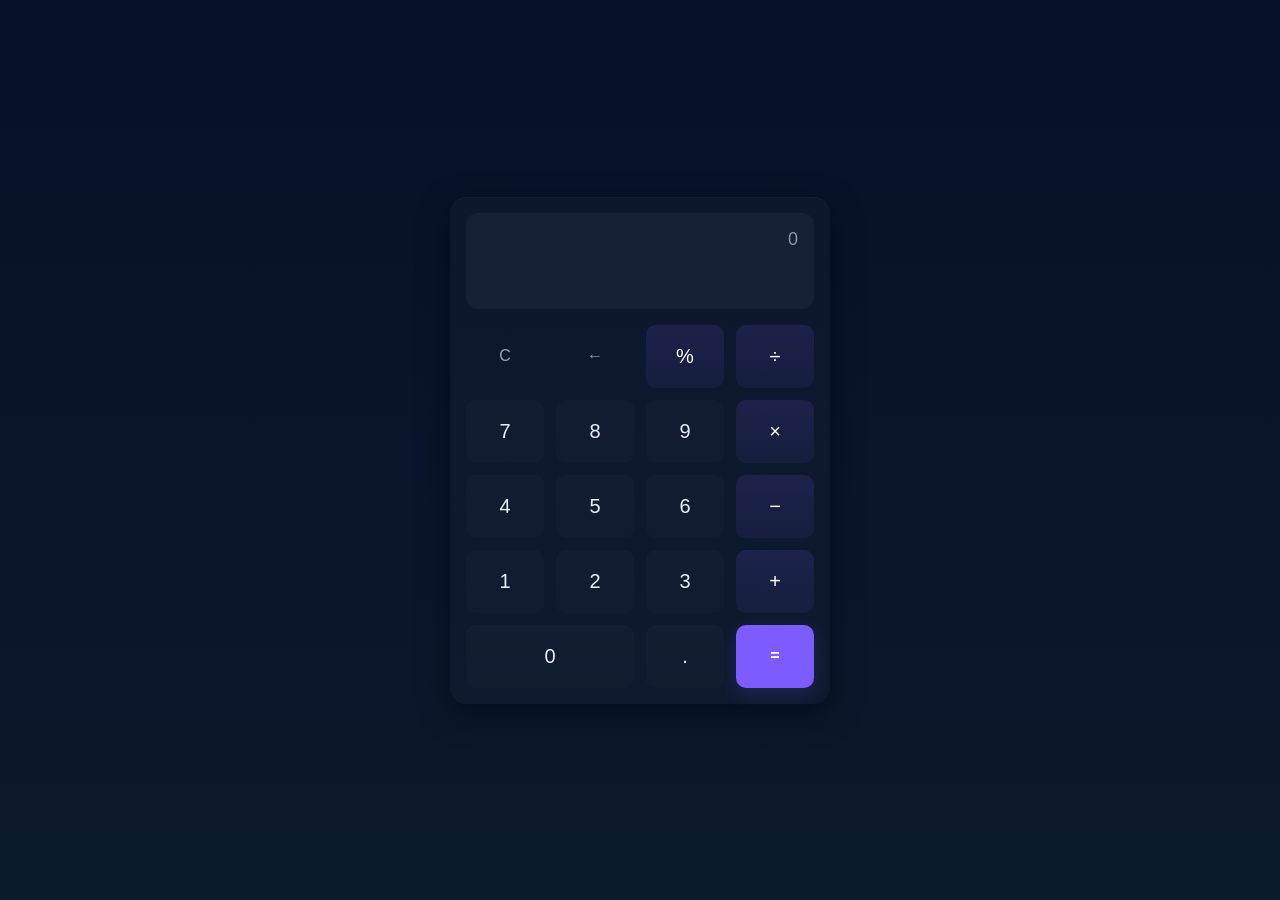
<file: CodeAlpha_Calculator/Calculator/index.html>
<!doctype html>
<html lang="en">
	<head>
		<meta charset="utf-8" />
		<meta name="viewport" content="width=device-width, initial-scale=1" />
		<title>Calculator</title>
		<link rel="stylesheet" href="style.css">
	</head>
	<body>
		<main class="calculator">
			<div class="display">
				<div id="expr" class="expression">0</div>
				<div id="result" class="result">0</div>
			</div>

			<div class="keys">
				<button class="btn action" data-action="clear">C</button>
				<button class="btn action" data-action="del">←</button>
				<button class="btn operator" data-key="%">%</button>
				<button class="btn operator" data-key="/">÷</button>

				<button class="btn num" data-key="7">7</button>
				<button class="btn num" data-key="8">8</button>
				<button class="btn num" data-key="9">9</button>
				<button class="btn operator" data-key="*">×</button>

				<button class="btn num" data-key="4">4</button>
				<button class="btn num" data-key="5">5</button>
				<button class="btn num" data-key="6">6</button>
				<button class="btn operator" data-key="-">−</button>

				<button class="btn num" data-key="1">1</button>
				<button class="btn num" data-key="2">2</button>
				<button class="btn num" data-key="3">3</button>
				<button class="btn operator" data-key="+">+</button>

				<button class="btn num zero" data-key="0">0</button>
				<button class="btn num" data-key=".">.</button>
				<button class="btn action equals" data-action="equals">=</button>
			</div>
		</main>

		<script src="script.js"></script>
	</body>
</html>
</file>
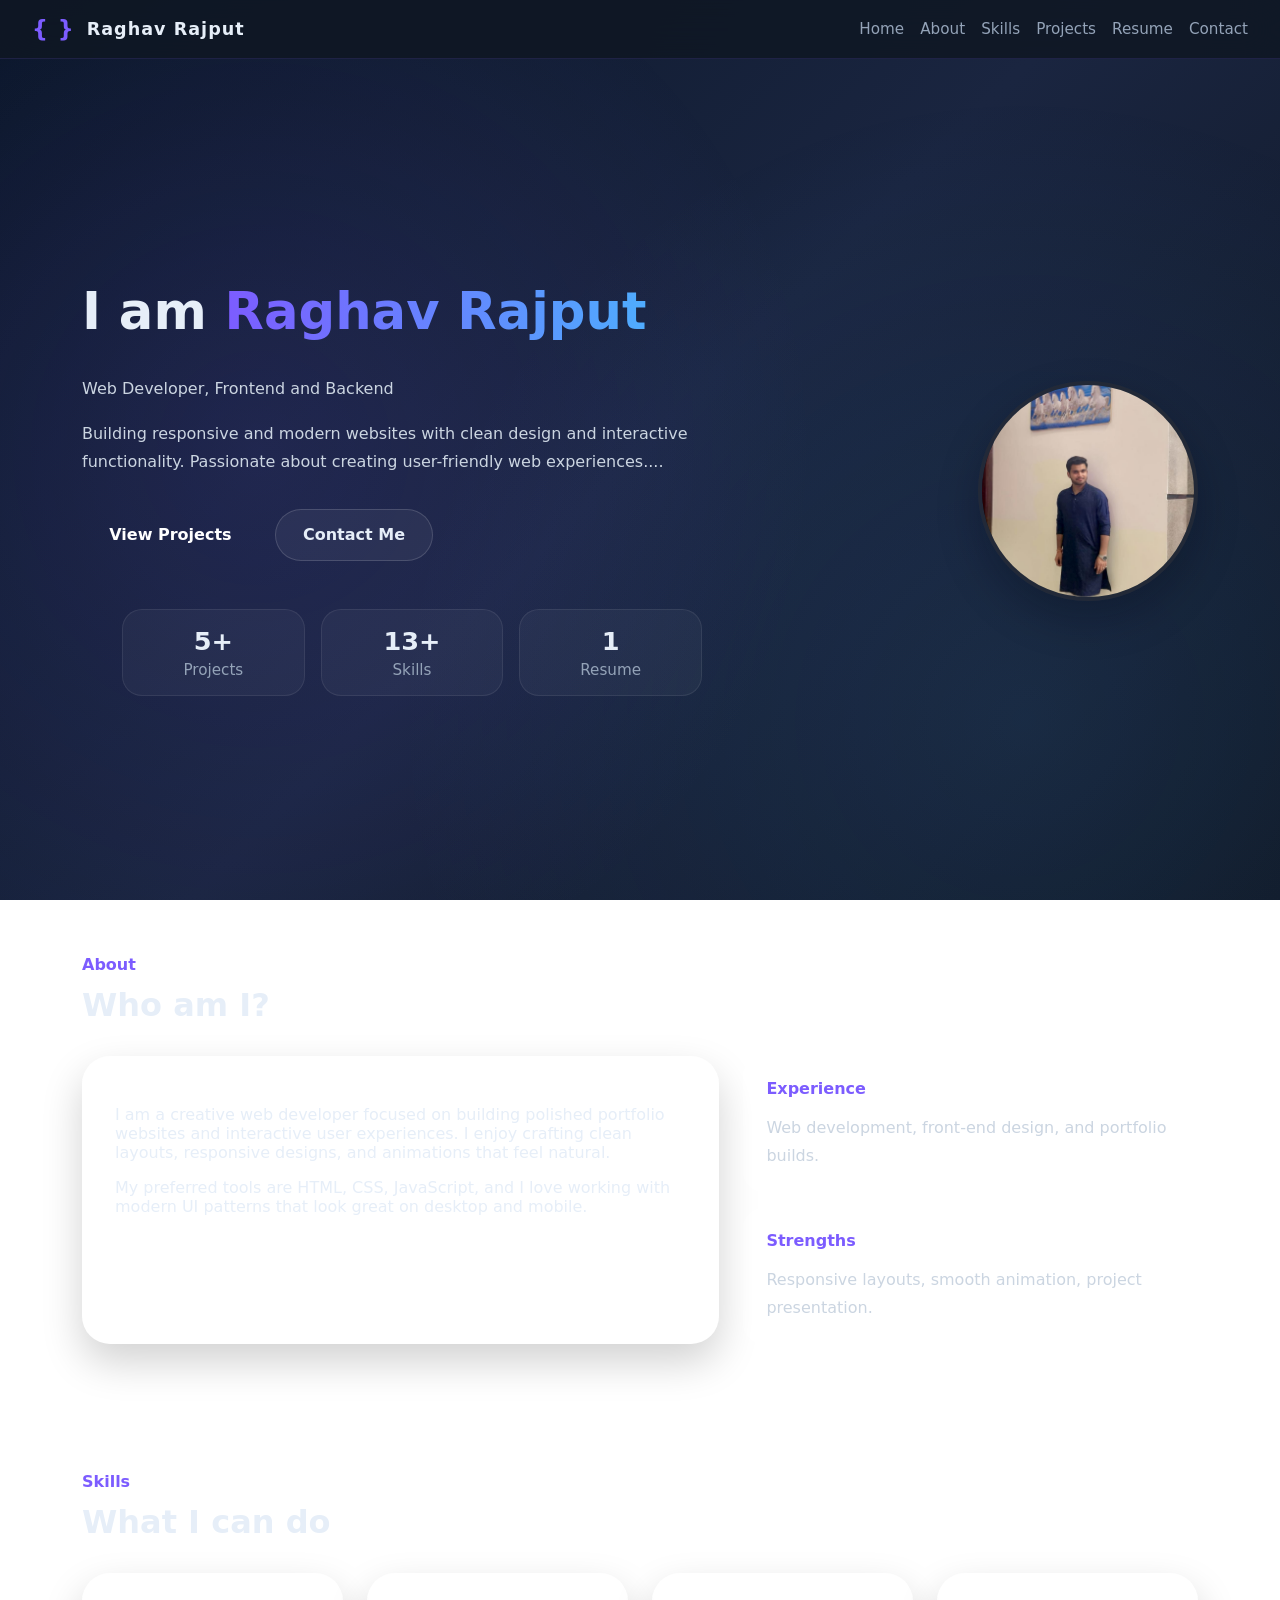
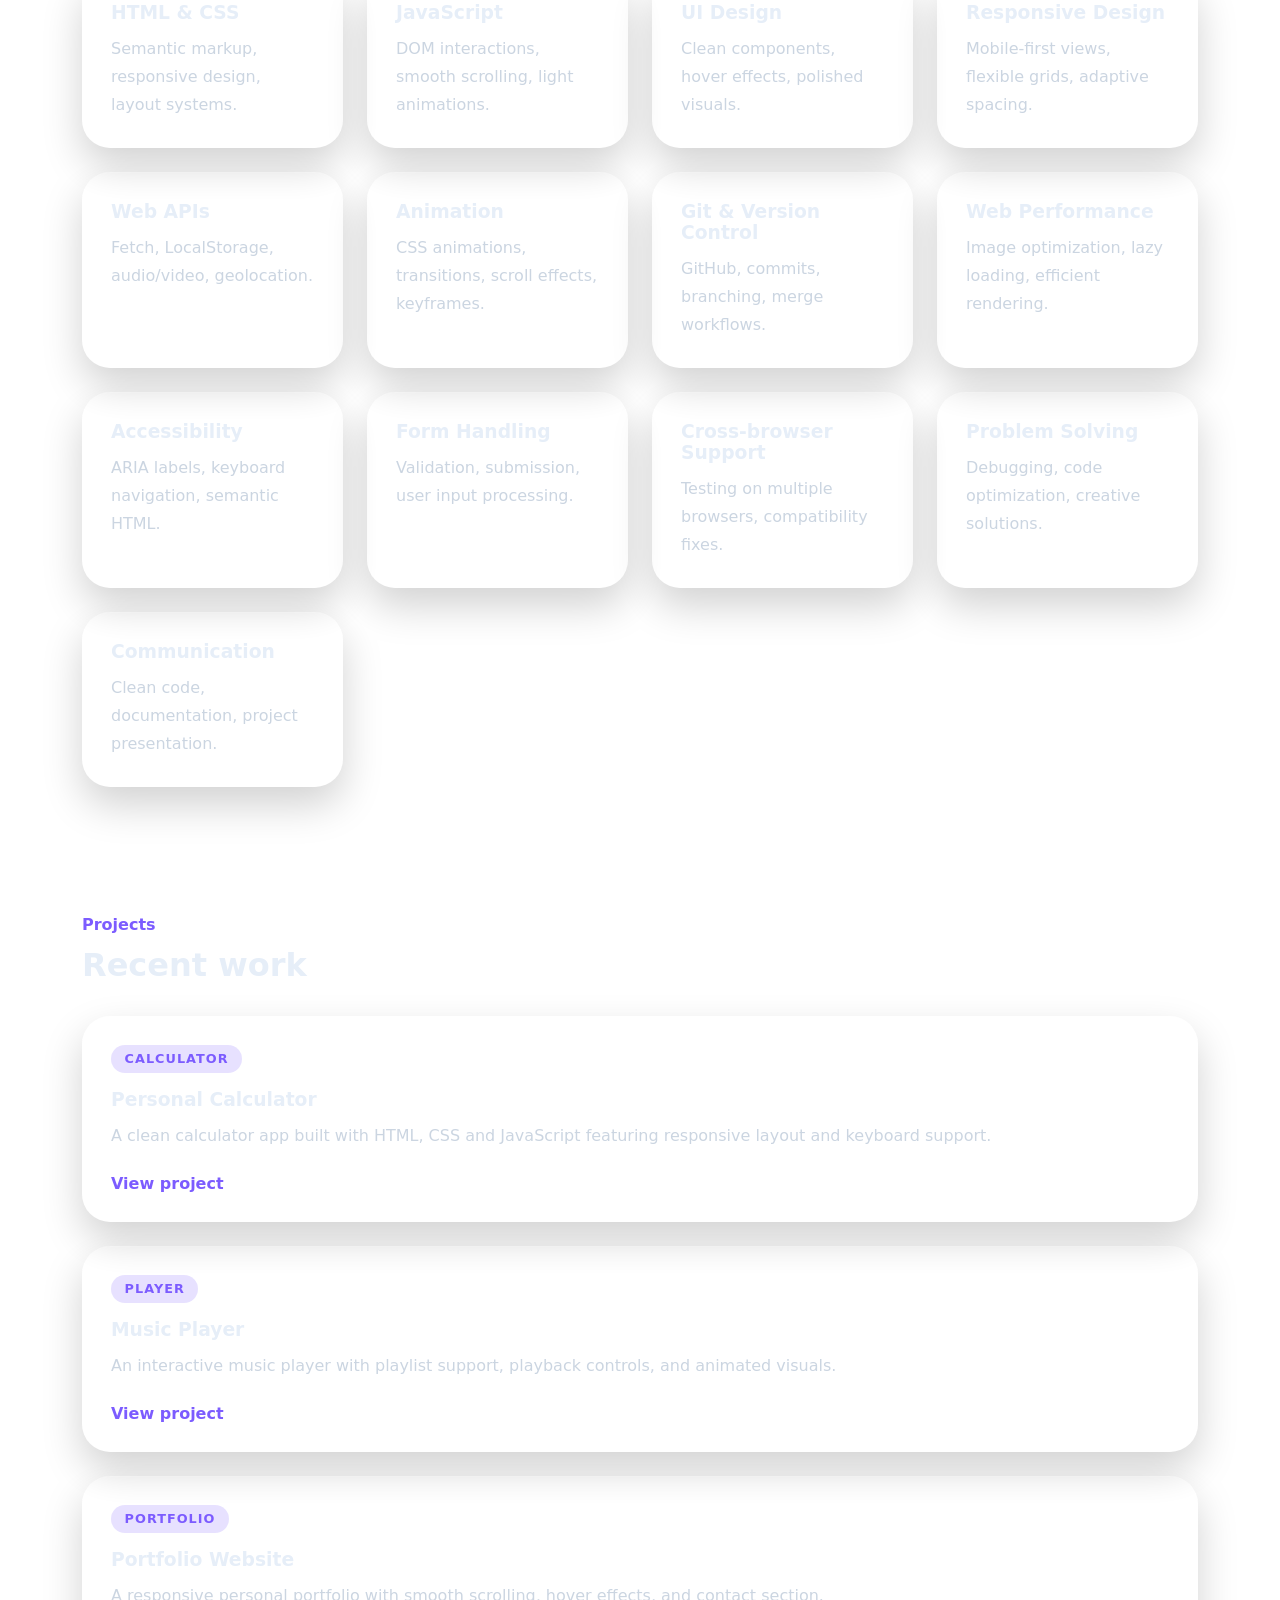
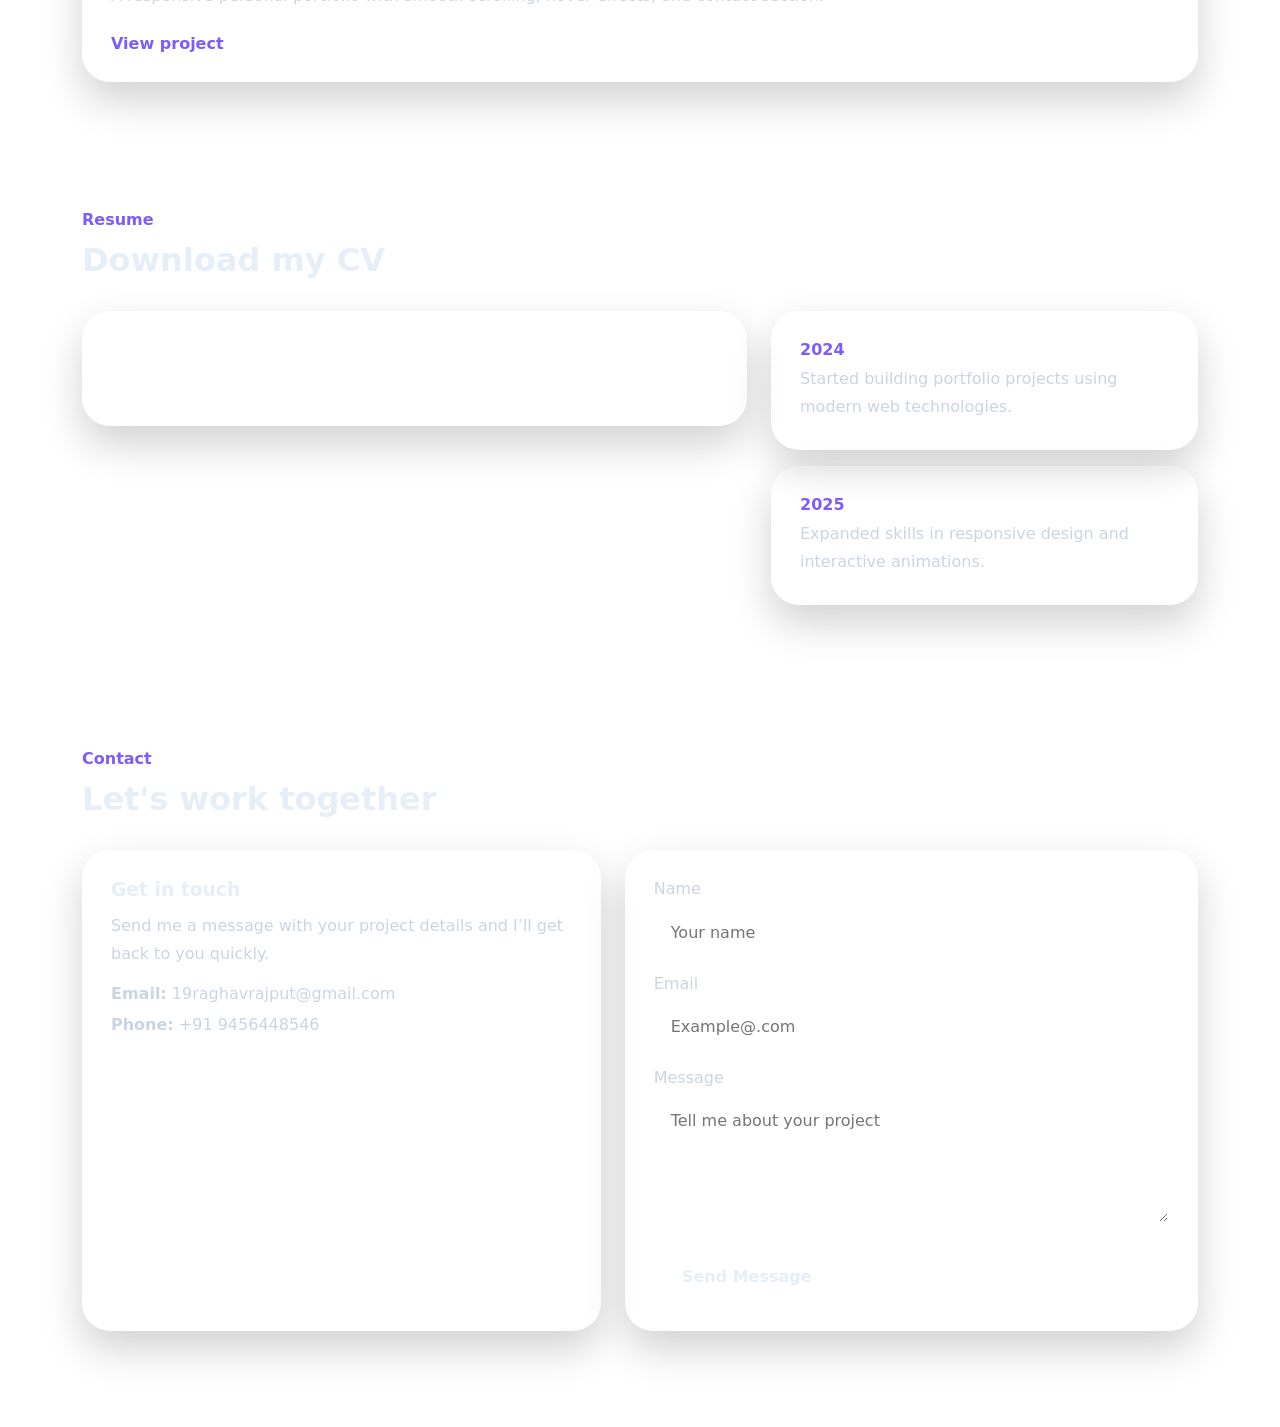
<file: CodeAlpha_MyPortfolio/Portfolio/index.html>
<!doctype html>
<html lang="en">
  <head>
    <meta charset="utf-8" />
    <meta name="viewport" content="width=device-width, initial-scale=1" />
    <title>My Portfolio</title>
    <link rel="stylesheet" href="style.css" />
  </head>
  <body>
    <div class="entrance-overlay">
      <div class="entrance-content">
        <h1 class="entrance-name">Raghav Rajput</h1>
      </div>
    </div>

    <header class="site-header">
      <div class="brand">
        <span class="logo-icon">{ }</span>
        <span>Raghav Rajput</span>
      </div>
      <button class="nav-toggle" aria-label="Toggle navigation">Menu</button>
      <nav class="site-nav">
        <a href="#home">Home</a>
        <a href="#about">About</a>
        <a href="#skills">Skills</a>
        <a href="#projects">Projects</a>
        <a href="#resume">Resume</a>
        <a href="#contact">Contact</a>
      </nav>
    </header>

    <main>
      <section class="hero section" id="home">
        <div class="hero-content reveal">
          <h1 class="interactive">I am <span class="highlight-text">Raghav Rajput</span></h1>
          <p class="hero-subtitle">Web Developer, Frontend and Backend</p>
          <p>Building responsive and modern websites with clean design and interactive functionality. Passionate about creating user-friendly web experiences....</p>
          <div class="hero-actions">
            <a href="#projects" class="btn btn-primary">View Projects</a>
            <a href="#contact" class="btn btn-secondary">Contact Me</a>
          </div>
          <ul class="hero-stats">
            <li><strong>5+</strong><span>Projects</span></li>
            <li><strong>13+</strong><span>Skills</span></li>
            <li><strong>1</strong><span>Resume</span></li>
          </ul>
        </div>
        <div class="hero-visual reveal">
          <div class="profile-avatar">
            <img src="RR.jpeg" alt="Profile photo" />
          </div>
        </div>
      </section>

      <section class="section about" id="about">
        <div class="section-header reveal">
          <span>About</span>
          <h2 class="interactive">Who am I?</h2>
        </div>
        <div class="section-grid">
          <div class="about-text reveal">
            <p>I am a creative web developer focused on building polished portfolio websites and interactive user experiences. I enjoy crafting clean layouts, responsive designs, and animations that feel natural.</p>
            <p>My preferred tools are HTML, CSS, JavaScript, and I love working with modern UI patterns that look great on desktop and mobile.</p>
          </div>
          <div class="about-cards reveal">
            <div class="info-card interactive">
              <span>Experience</span>
              <p>Web development, front-end design, and portfolio builds.</p>
            </div>
            <div class="info-card interactive">
              <span>Strengths</span>
              <p>Responsive layouts, smooth animation, project presentation.</p>
            </div>
          </div>
        </div>
      </section>

      <section class="section skills" id="skills">
        <div class="section-header reveal">
          <span>Skills</span>
          <h2 class="interactive">What I can do</h2>
        </div>
        <div class="skill-grid">
          <div class="skill-card reveal">
            <h3>HTML & CSS</h3>
            <p>Semantic markup, responsive design, layout systems.</p>
          </div>
          <div class="skill-card reveal">
            <h3>JavaScript</h3>
            <p>DOM interactions, smooth scrolling, light animations.</p>
          </div>
          <div class="skill-card reveal">
            <h3>UI Design</h3>
            <p>Clean components, hover effects, polished visuals.</p>
          </div>
          <div class="skill-card reveal">
            <h3>Responsive Design</h3>
            <p>Mobile-first views, flexible grids, adaptive spacing.</p>
          </div>
          <div class="skill-card reveal">
            <h3>Web APIs</h3>
            <p>Fetch, LocalStorage, audio/video, geolocation.</p>
          </div>
          <div class="skill-card reveal">
            <h3>Animation</h3>
            <p>CSS animations, transitions, scroll effects, keyframes.</p>
          </div>
          <div class="skill-card reveal">
            <h3>Git & Version Control</h3>
            <p>GitHub, commits, branching, merge workflows.</p>
          </div>
          <div class="skill-card reveal">
            <h3>Web Performance</h3>
            <p>Image optimization, lazy loading, efficient rendering.</p>
          </div>
          <div class="skill-card reveal">
            <h3>Accessibility</h3>
            <p>ARIA labels, keyboard navigation, semantic HTML.</p>
          </div>
          <div class="skill-card reveal">
            <h3>Form Handling</h3>
            <p>Validation, submission, user input processing.</p>
          </div>
          <div class="skill-card reveal">
            <h3>Cross-browser Support</h3>
            <p>Testing on multiple browsers, compatibility fixes.</p>
          </div>
          <div class="skill-card reveal">
            <h3>Problem Solving</h3>
            <p>Debugging, code optimization, creative solutions.</p>
          </div>
          <div class="skill-card reveal">
            <h3>Communication</h3>
            <p>Clean code, documentation, project presentation.</p>
          </div>
        </div>
      </section>

      <section class="section projects" id="projects">
        <div class="section-header reveal">
          <span>Projects</span>
          <h2 class="interactive">Recent work</h2>
        </div>
        <div class="project-grid">
          <article class="project-card reveal">
            <div class="project-tag">Calculator</div>
            <h3>Personal Calculator</h3>
            <p>A clean calculator app built with HTML, CSS and JavaScript featuring responsive layout and keyboard support.</p>
            <a href="../Calculator/index.html" target="_blank" class="project-link">View project</a>
          </article>
          <article class="project-card reveal">
            <div class="project-tag">Player</div>
            <h3>Music Player</h3>
            <p>An interactive music player with playlist support, playback controls, and animated visuals.</p>
            <a href="../Music Player/index.html" target="_blank" class="project-link">View project</a>
          </article>
          <article class="project-card reveal">
            <div class="project-tag">Portfolio</div>
            <h3>Portfolio Website</h3>
            <p>A responsive personal portfolio with smooth scrolling, hover effects, and contact section.</p>
            <a href="#home" class="project-link">View project</a>
          </article>
        </div>
      </section>

      <section class="section resume" id="resume">
        <div class="section-header reveal">
          <span>Resume</span>
          <h2 class="interactive">Download my CV</h2>
        </div>
        <div class="resume-grid">
          <div class="resume-copy reveal">
            <a class="btn btn-primary interactive" href="Raghav_Resume.pdf" download>Download Resume</a>
          </div>
          <div class="resume-timeline reveal">
            <div class="timeline-item interactive">
              <strong>2024</strong>
              <p>Started building portfolio projects using modern web technologies.</p>
            </div>
            <div class="timeline-item interactive">
              <strong>2025</strong>
              <p>Expanded skills in responsive design and interactive animations.</p>
            </div>
          </div>
        </div>
      </section>

      <section class="section contact" id="contact">
        <div class="section-header reveal">
          <span>Contact</span>
          <h2 class="interactive">Let's work together</h2>
        </div>
        <div class="contact-grid">
          <div class="contact-card reveal">
            <h3>Get in touch</h3>
            <p>Send me a message with your project details and I’ll get back to you quickly.</p>
              <ul>
                <li><strong>Email:</strong> <a href="mailto:YOUR_EMAIL_HERE">19raghavrajput@gmail.com</a></li>
                <li><strong>Phone:</strong> +91 9456448546</li>
              </ul>
          </div>
          <form class="contact-form reveal">
              <label><span>Name</span><input name="name" type="text" placeholder="Your name" required /></label>
              <label><span>Email</span><input name="email" type="email" placeholder="Example@.com" required /></label>
              <label><span>Message</span><textarea name="message" rows="5" placeholder="Tell me about your project"></textarea></label>
            <button type="submit" class="btn btn-secondary">Send Message</button>
          </form>
        </div>
      </section>
    </main>
<script src="script.js"></script>
  </body>
</html>
</file>
<file: CodeAlpha_Calculator/Calculator/style.css>
:root{
	--bg:#0f1724;
	--panel:#0b1220;
	--accent:#7c5cff;
	--muted:#94a3b8;
	--glass: rgba(255,255,255,0.04);
}
*
{
	box-sizing:border-box
}

html,body
{
	height:100%;
	width:100%;
	margin:0;
	padding:0;
}
body
{
	margin:0;
	font-family:Inter,Segoe UI,Roboto,Arial, sans-serif;
	background:linear-gradient(180deg,#071029 0%, #0b1a2b 100%);
	display:flex;
	align-items:center;
	justify-content:center;
	padding:12px;
	min-height:100vh;
}
.calculator{
	width:100%;
	max-width:400px;
	background:linear-gradient(180deg, rgba(255,255,255,0.02), rgba(255,255,255,0.01));
	border-radius:16px;
	padding:16px;
	box-shadow: 0 10px 30px rgba(2,6,23,0.6), inset 0 1px rgba(255,255,255,0.02);
}
.display{
	background:var(--glass);
	border-radius:12px;
	padding:16px;
	color:var(--muted);
	text-align:right;
	min-height:80px;
	margin-bottom:16px;
	display:flex;
	flex-direction:column;
	justify-content:flex-end;
}
.expression
{
	font-size:16px;
	opacity:0.9;
	white-space:nowrap; 
	overflow:hidden; 
	text-overflow:ellipsis;
	min-height:24px;
}
.result
{
	font-size:32px; 
	color:#e6eef8; 
	font-weight:600;
	min-height:40px;
	display:flex;
	align-items:flex-end;
}
.keys{
	display:grid;
	grid-template-columns: repeat(4,1fr);
	gap:12px;
}
.btn{
	background:transparent;
	border:0;
	border-radius:10px;
	padding:18px;
	color:#e6eef8;
	font-size:18px;
	cursor:pointer;
	transition: transform .06s ease, background .06s ease;
	font-weight:500;
	min-height:50px;
	display:flex;
	align-items:center;
	justify-content:center;
	user-select:none;
	-webkit-user-select:none;
	-webkit-tap-highlight-color:transparent;
	touch-action:manipulation;
}
.btn:active
{
	transform:translateY(1px) scale(.998)
}
.btn:hover
{
	opacity:0.9;
}
.btn.num
{
	background:linear-gradient(180deg, rgba(255,255,255,0.02), rgba(255,255,255,0.01));
}
.btn.operator
{
	background:linear-gradient(180deg, rgba(124,92,255,0.14), rgba(124,92,255,0.08)); 
	color:#fff;
}
.btn.action
{
	background:transparent; 
	color:var(--muted);
	font-size:16px;
}
.btn.equals
{
	grid-column: span 1; 
	background:var(--accent); 
	color:#fff; 
	box-shadow:0 6px 18px rgba(124,92,255,0.18);
	font-weight:600;
}
.btn.zero
{
	grid-column: span 2;
}

/* Tablet screens (768px and up) */
@media (min-width:768px){
	.calculator{
		width:380px;
	}
	.btn{
		padding:20px;
		font-size:20px;
		min-height:56px;
	}
	.expression{
		font-size:18px;
	}
	.result{
		font-size:36px;
	}
}

/* Small mobile (320px - 480px) */
@media (max-width:480px){
	body{
		padding:8px;
	}
	.calculator{
		padding:12px;
	}
	.display{
		padding:12px;
		min-height:72px;
		margin-bottom:12px;
	}
	.expression{
		font-size:14px;
	}
	.result{
		font-size:28px;
	}
	.keys{
		gap:10px;
	}
	.btn{
		padding:14px;
		font-size:16px;
		min-height:46px;
		border-radius:8px;
	}
}

/* Extra small mobile (under 320px) */
@media (max-width:320px){
	body{
		padding:4px;
	}
	.calculator{
		padding:8px;
	}
	.display{
		padding:10px;
		min-height:64px;
		margin-bottom:10px;
	}
	.expression{
		font-size:12px;
	}
	.result{
		font-size:24px;
	}
	.keys{
		gap:8px;
	}
	.btn{
		padding:12px;
		font-size:14px;
		min-height:44px;
	}
}
</file>
<file: CodeAlpha_MyPortfolio/Portfolio/style.css>
:root {
  --bg: #0f1724;
  --surface: rgba(15, 23, 36, 0.9);
  --surface-strong: rgba(15, 23, 36, 1);
  --text: #e6eef8;
  --muted: #94a3b8;
  --accent: #7c5cff;
  --accent-soft: #8a92ff;
  --border: rgba(255, 255, 255, 0.12);
  --shadow: 0 24px 70px rgba(0, 0, 0, 0.32);
}

@media (max-width: 480px) {
  :root {
    --shadow: 0 12px 35px rgba(0, 0, 0, 0.25);
  }
}

* {
  box-sizing: border-box;
}

html {
  scroll-behavior: smooth;
}

body {
  margin: 0;
  min-height: 100vh;
  font-family: Inter, system-ui, sans-serif;
  background: linear-gradient(135deg, #0a1628 0%, #1a2540 50%, #0f1724 100%);
  background-attachment: fixed;
  color: var(--text);
  position: relative;
  overflow-x: hidden;
  -webkit-font-smoothing: antialiased;
  -webkit-tap-highlight-color: transparent;
}

body::before {
  content: '';
  position: fixed;
  top: 0;
  left: 0;
  width: 100%;
  height: 100%;
  background: 
    radial-gradient(circle at 20% 50%, rgba(124, 92, 255, 0.12) 0%, transparent 50%),
    radial-gradient(circle at 80% 80%, rgba(79, 172, 254, 0.1) 0%, transparent 50%);
  pointer-events: none;
  z-index: -1;
}

.entrance-overlay {
  position: fixed;
  top: 0;
  left: 0;
  width: 100%;
  height: 100%;
  background: linear-gradient(135deg, #0a1628 0%, #1a2540 50%, #0f1724 100%);
  display: flex;
  align-items: center;
  justify-content: center;
  z-index: 9999;
  perspective: 1200px;
  animation: fadeOutOverlay 0.8s ease-in-out 2.2s forwards;
}

.entrance-content {
  perspective: 1200px;
}

.entrance-name {
  font-size: clamp(3rem, 8vw, 5rem);
  font-weight: 800;
  letter-spacing: 2px;
  background: linear-gradient(90deg, #7c5cff, #4facfe);
  -webkit-background-clip: text;
  -webkit-text-fill-color: transparent;
  background-clip: text;
  margin: 0;
  text-align: center;
  white-space: nowrap;
  transform-style: preserve-3d;
  animation: nameEnter 1.8s cubic-bezier(0.25, 0.46, 0.45, 0.94) forwards;
}

@keyframes nameEnter {
  0% {
    opacity: 0;
    transform: translateZ(-1500px) scale(0.3);
    filter: blur(20px);
  }
  50% {
    opacity: 0.7;
  }
  100% {
    opacity: 1;
    transform: translateZ(0) scale(1);
    filter: blur(0);
  }
}

@keyframes fadeOutOverlay {
  from {
    opacity: 1;
    visibility: visible;
  }
  to {
    opacity: 0;
    visibility: hidden;
  }
}

main {
  animation: fadeInContent 0.8s ease-in 2.2s forwards;
  opacity: 0;
}

@keyframes fadeInContent {
  from {
    opacity: 0;
  }
  to {
    opacity: 1;
  }
}

img {
  max-width: 100%;
  display: block;
}

a {
  color: inherit;
  text-decoration: none;
}

button,
input,
textarea {
  font: inherit;
}

.site-header {
  position: sticky;
  top: 0;
  z-index: 10;
  display: flex;
  align-items: center;
  justify-content: space-between;
  gap: 1rem;
  padding: 1rem 2rem;
  backdrop-filter: blur(18px);
  background: rgba(15, 23, 36, 0.88);
  border-bottom: 1px solid rgba(124, 92, 255, 0.15);
}

.brand {
  font-weight: 700;
  letter-spacing: 1px;
  display: flex;
  align-items: center;
  gap: 0.75rem;
  font-size: 1.1rem;
}

.logo-icon {
  font-size: 1.4rem;
  color: var(--accent);
  font-weight: 900;
}


.site-nav {
  display: flex;
  flex-wrap: wrap;
  gap: 1rem;
}

.site-nav a {
  position: relative;
  font-size: 0.95rem;
  color: var(--muted);
}

.site-nav a::after {
  content: '';
  position: absolute;
  left: 0;
  bottom: -6px;
  width: 100%;
  height: 2px;
  background: var(--accent);
  transform: scaleX(0);
  transform-origin: left center;
  transition: transform 0.25s ease;
}

.site-nav a:hover::after,
.site-nav a:focus-visible::after {
  transform: scaleX(1);
}

.nav-toggle {
  display: none;
  border: 1px solid rgba(255, 255, 255, 0.14);
  background: transparent;
  color: var(--text);
  padding: 0.75rem 1rem;
  border-radius: 999px;
  cursor: pointer;
}

main {
  padding: 2rem;
  max-width: 1180px;
  margin: 0 auto;
}

.section {
  padding: 4rem 0;
}

.section-header {
  max-width: 720px;
  margin-bottom: 2rem;
}

.section-header span {
  display: inline-block;
  color: var(--accent);
  font-weight: 600;
  margin-bottom: 0.75rem;
}

.section-header h2 {
  font-size: clamp(2rem, 2.5vw, 3rem);
  margin: 0;
}

.hero {
  display: grid;
  grid-template-columns: 1.2fr 0.8fr;
  gap: 2rem;
  align-items: center;
  min-height: calc(100vh - 100px);
}

.hero-content {
  max-width: 620px;
}

.eyebrow {
  display: inline-block;
  color: var(--accent);
  text-transform: uppercase;
  letter-spacing: 0.2em;
  font-size: 0.8rem;
}

.hero h1 {
  margin: 1rem 0 1.4rem;
  font-size: clamp(2.75rem, 4vw, 4.8rem);
  line-height: 0.98;
}

.hero h1 span {
  color: var(--accent);
}

.hero p {
  line-height: 1.8;
  max-width: 38rem;
  color: #cbd5e1;
}

.hero-actions {
  display: flex;
  flex-wrap: wrap;
  gap: 1rem;
  margin-top: 2rem;
}

.btn {
  display: inline-flex;
  align-items: center;
  justify-content: center;
  border-radius: 999px;
  padding: 0.95rem 1.7rem;
  font-weight: 600;
  transition: transform 0.25s ease, background 0.25s ease;
}

.btn:hover {
  transform: translateY(-2px);
}

.btn-primary {
  background: linear-gradient(135deg, var(--accent), var(--accent2));
  color: white;
}

.btn-secondary {
  border: 1px solid rgba(255, 255, 255, 0.15);
  color: var(--text);
  background: rgba(255, 255, 255, 0.05);
}

.hero-stats {
  display: grid;
  grid-template-columns: repeat(3, minmax(110px, 1fr));
  gap: 1rem;
  margin-top: 3rem;
}

.hero-stats li {
  list-style: none;
  background: rgba(255, 255, 255, 0.04);
  border: 1px solid rgba(255, 255, 255, 0.08);
  border-radius: 20px;
  padding: 1rem;
  text-align: center;
}

.hero-stats strong {
  display: block;
  font-size: 1.6rem;
  margin-bottom: 0.25rem;
}

.hero-stats span {
  color: var(--muted);
  font-size: 0.95rem;
}

.hero-visual {
  display: flex;
  justify-content: flex-end;
}

.profile-avatar {
  width: 220px;
  height: 220px;
  border-radius: 50%;
  overflow: hidden;
  background: var(--surface);
  border: 4px solid rgba(255, 255, 255, 0.08);
  box-shadow: 0 18px 40px rgba(2,6,23,0.28);
  display: flex;
  align-items: center;
  justify-content: center;
  position: relative;
  transition: transform 260ms ease, box-shadow 260ms ease;
  margin-left: auto;
}

.profile-avatar img {
  width: 100%;
  height: 100%;
  object-fit: cover;
  object-position: center center;
  display: block;
  transition: transform 360ms cubic-bezier(.2,.9,.25,1);
  transform: scale(1.04);
}

.profile-avatar:hover img {
  transform: scale(1.14);
}

.profile-image {
  width: 140px;
  height: 140px;
  border-radius: 50%;
  overflow: hidden;
  background: transparent;
  border: 3px solid rgba(255, 255, 255, 0.06);
  align-self: center;
  flex-shrink: 0;
  display: flex;
  align-items: center;
  justify-content: center;
  padding: 0;
  margin: 0 auto;
}

.profile-image img {
  width: 100%;
  height: 100%;
  object-fit: cover;
  object-position: center center;
  display: block;
}

/* Rainbow border glow on hover */
/* Spotlight that follows cursor */
.profile-avatar::before {
  content: '';
  position: absolute;
  inset: 0;
  z-index: 0;
  pointer-events: none;
  background: radial-gradient(ellipse at var(--mouse-x,50%) var(--mouse-y,50%), rgba(255,255,255,0.06) 0%, rgba(124,92,255,0.06) 8%, transparent 30%);
  opacity: 0;
  transition: opacity 260ms ease, background-position 120ms linear;
  filter: blur(12px);
}

.profile-avatar.hovered::before {
  opacity: 1;
}

/* Sheen sweep */
.profile-avatar::after {
  content: '';
  position: absolute;
  inset: 0;
  z-index: 0;
  pointer-events: none;
  background: linear-gradient(120deg, rgba(255,255,255,0.0) 0%, rgba(255,255,255,0.06) 45%, rgba(255,255,255,0.0) 60%);
  transform: translateX(-120%);
  opacity: 0;
  transition: opacity 220ms ease;
}

.profile-avatar.hovered::after {
  opacity: 1;
  animation: sheen 1.1s ease-in-out 0s 1;
}

@keyframes sheen {
  0% { transform: translateX(-120%); }
  60% { transform: translateX(30%); }
  100% { transform: translateX(120%); opacity: 0; }
}

.profile-avatar > * {
  position: relative;
  z-index: 1;
}

@keyframes spinGradient {
  from { transform: scale(1.02) rotate(0deg); }
  to { transform: scale(1.02) rotate(360deg); }
}

.profile-details h2 {
  margin: 0;
}

/* Slight default zoom on image, larger on card hover */
.profile-image img {
  transition: transform 360ms cubic-bezier(.2,.9,.25,1);
  transform: scale(1.06);
}

.profile-avatar:hover img {
  transform: scale(1.12);
}

.profile-details p {
  margin: 0.75rem 0 0;
  color: #cbd5e1;
  line-height: 1.7;
}

.about .section-grid,
.resume .resume-grid,
.contact .contact-grid {
  display: grid;
  gap: 1.5rem;
}

.about .section-grid {
  grid-template-columns: 1.4fr 1fr;
}

.about-text,
.resume-copy,
.contact-card {
  background: rgba(255, 255, 255, 0.05);
  border: 1px solid rgba(255, 255, 255, 0.1);
  border-radius: 28px;
  padding: 2rem;
  box-shadow: 0 18px 40px rgba(0, 0, 0, 0.18);
}

.about-cards {
  display: grid;
  gap: 1rem;
}

.info-card {
  background: rgba(255, 255, 255, 0.06);
  border: 1px solid rgba(255, 255, 255, 0.1);
  border-radius: 22px;
  padding: 1.4rem;
}

.info-card span {
  color: var(--accent);
  font-weight: 700;
}

.info-card p {
  margin: 1rem 0 0;
  color: #cbd5e1;
  line-height: 1.7;
}

.skill-grid,
.project-grid {
  display: grid;
  gap: 1.5rem;
}

.skill-grid {
  grid-template-columns: repeat(auto-fit, minmax(240px, 1fr));
}

.skill-card,
.project-card,
.timeline-item,
.contact-card,
.contact-form {
  background: rgba(255, 255, 255, 0.05);
  border: 1px solid rgba(255, 255, 255, 0.1);
  border-radius: 28px;
  padding: 1.75rem;
  box-shadow: 0 18px 40px rgba(0, 0, 0, 0.18);
  transition: all 0.35s cubic-bezier(0.34, 1.56, 0.64, 1);
}

.skill-card:hover {
  transform: translateY(-6px);
  background: rgba(255, 255, 255, 0.09);
  box-shadow: 0 28px 60px rgba(124, 92, 255, 0.26);
}

.skill-card h3,
.project-card h3,
.contact-card h3 {
  margin: 0 0 0.75rem;
}

.skill-card p,
.project-card p,
.timeline-item p,
.contact-card p {
  margin: 0;
  color: #cbd5e1;
  line-height: 1.75;
}

.project-card {
  position: relative;
  transition: transform 0.35s cubic-bezier(0.34, 1.56, 0.64, 1), box-shadow 0.35s ease, border-color 0.35s ease;
}

.project-card:hover {
  transform: translateY(-8px);
  box-shadow: 0 32px 80px rgba(124, 92, 255, 0.32);
  border-color: var(--accent);
}

.project-tag {
  display: inline-flex;
  padding: 0.4rem 0.85rem;
  border-radius: 999px;
  background: rgba(124, 92, 255, 0.18);
  color: var(--accent);
  font-size: 0.8rem;
  font-weight: 700;
  text-transform: uppercase;
  letter-spacing: 0.08em;
  margin-bottom: 1rem;
}

.project-link {
  margin-top: 1.5rem;
  display: inline-flex;
  color: var(--accent);
  font-weight: 700;
}

.resume-grid {
  grid-template-columns: 1.4fr 0.9fr;
  align-items: start;
}

.timeline-item {
  margin-bottom: 1rem;
}

.timeline-item strong {
  display: block;
  color: var(--accent);
  margin-bottom: 0.4rem;
}

.contact-grid {
  grid-template-columns: 0.95fr 1.05fr;
}

.contact-card ul {
  list-style: none;
  padding: 0;
  margin: 1rem 0 0;
}

.contact-card li {
  margin-bottom: 0.75rem;
  color: #cbd5e1;
}

.contact-form label {
  display: grid;
  gap: 0.5rem;
  margin-bottom: 1rem;
  color: #cbd5e1;
}

.contact-form input,
.contact-form textarea {
  width: 100%;
  padding: 0.95rem 1rem;
  border-radius: 16px;
  border: 1px solid rgba(255, 255, 255, 0.12);
  background: rgba(255, 255, 255, 0.04);
  color: var(--text);
}

.contact-form textarea {
  resize: vertical;
}

.contact-form button {
  margin-top: 0.75rem;
}

.site-footer {
  text-align: center;
  padding: 2rem 0;
  color: var(--muted);
}

.reveal {
  opacity: 0;
  transform: translateY(30px);
  transition: opacity 0.8s cubic-bezier(0.34, 1.56, 0.64, 1), transform 0.8s cubic-bezier(0.34, 1.56, 0.64, 1);
}

.reveal.active {
  opacity: 1;
  transform: translateY(0);
}

.highlight-text {
  background: linear-gradient(90deg, #7c5cff, #4facfe);
  -webkit-background-clip: text;
  -webkit-text-fill-color: transparent;
  background-clip: text;
}

/* Apply same interactive effect to headings, cards, and timeline items */
.interactive {
  transition: transform 260ms cubic-bezier(.2,.9,.25,1), color 260ms ease, text-shadow 260ms ease, box-shadow 260ms ease;
  cursor: pointer;
  will-change: transform, color, box-shadow;
}

.hero .interactive {
  display: inline-block;
}

.interactive:hover,
.interactive:focus {
  transform: translateY(-6px) scale(1.03);
  text-shadow: 0 18px 40px rgba(124,92,255,0.12);
  color: #ffffff;
}

.interactive:focus-visible {
  outline: 3px solid rgba(124,92,255,0.25);
  outline-offset: 4px;
}

.section-header h2 { color: #e6eef8; }

/* Interactive hover + focus states for stats, skills, projects, resume */
.hero-stats li {
  transition: transform 260ms cubic-bezier(.2,.9,.25,1), background 260ms ease, box-shadow 260ms ease;
  cursor: default;
}

.hero-stats li:hover,
.hero-stats li:focus-within {
  transform: translateY(-8px) scale(1.035);
  background: linear-gradient(135deg, rgba(124,92,255,0.16), rgba(79,172,254,0.08));
  box-shadow: 0 22px 50px rgba(124,92,255,0.10);
}

.hero-stats li strong { color: var(--text); transition: color 220ms ease; }
.hero-stats li:hover strong { color: #fff; }
.hero-stats li:hover span { color: #e6eef8; }

.skill-card { cursor: pointer; }
.skill-card:focus-within { outline: 3px solid rgba(124,92,255,0.12); }
.skill-card:hover h3 { color: #fff; }

.project-card:hover .project-tag { background: linear-gradient(90deg,#7c5cff,#4facfe); color: #fff; }
.project-card:hover { border-color: rgba(124,92,255,0.22); }
.project-card:hover .project-link { color: #fff; }

.timeline-item:hover { transform: translateX(8px); background: linear-gradient(90deg, rgba(124,92,255,0.06), rgba(79,172,254,0.03)); border-color: rgba(124,92,255,0.12); box-shadow: 0 14px 36px rgba(124,92,255,0.06); cursor: default; }

.project-link { transition: color 200ms ease, text-decoration 200ms ease; }

.skill-card, .project-card, .timeline-item { will-change: transform, box-shadow; }

@media (max-width: 900px) {
  .hero {
    grid-template-columns: 1fr;
  }

  .hero-visual {
    justify-content: center;
  }

  .about .section-grid,
  .resume .resume-grid,
  .contact .contact-grid,
  .skill-grid {
    grid-template-columns: 1fr;
  }
}

@media (max-width: 720px) {
  .site-header {
    flex-wrap: wrap;
    padding: 0.75rem 1rem;
    gap: 0.75rem;
  }

  .brand {
    font-size: 1rem;
  }

  .logo-icon {
    font-size: 1.2rem;
  }

  .nav-toggle {
    display: inline-flex;
    padding: 0.6rem 0.8rem;
    font-size: 0.9rem;
  }

  .site-nav {
    width: 100%;
    display: none;
    flex-direction: column;
    gap: 0.5rem;
    margin-top: 1rem;
  }

  .site-nav.open {
    display: flex;
  }

  .site-nav a {
    padding: 0.75rem 1rem;
    font-size: 0.9rem;
  }

  main {
    padding: 1.5rem 1rem;
    max-width: 100%;
  }

  .section {
    padding: 2.5rem 0;
  }

  .section-header {
    max-width: 100%;
    margin-bottom: 1.5rem;
  }

  .section-header span {
    font-size: 0.85rem;
  }

  .section-header h2 {
    font-size: clamp(1.5rem, 5vw, 2.2rem);
  }

  .hero {
    min-height: auto;
    padding: 1rem 0;
  }

  .hero h1 {
    font-size: clamp(2rem, 6vw, 3rem);
    margin: 0.75rem 0 1rem;
  }

  .hero p {
    font-size: 0.95rem;
    line-height: 1.6;
  }

  .hero-actions {
    flex-direction: column;
    gap: 0.75rem;
  }

  .btn {
    width: 100%;
    padding: 0.85rem 1.5rem;
    font-size: 0.95rem;
  }

  .hero-stats {
    grid-template-columns: repeat(3, 1fr);
    gap: 0.75rem;
    margin-top: 2rem;
  }

  .hero-stats li {
    padding: 0.85rem 0.75rem;
    border-radius: 16px;
  }

  .hero-stats strong {
    font-size: 1.3rem;
    margin-bottom: 0.2rem;
  }

  .hero-stats span {
    font-size: 0.8rem;
  }

  .profile-avatar {
    width: 160px;
    height: 160px;
    margin-left: 0;
  }

  .about-text,
  .resume-copy,
  .contact-card {
    padding: 1.5rem;
    border-radius: 20px;
  }

  .info-card {
    padding: 1.2rem;
    border-radius: 16px;
  }

  .info-card span {
    font-size: 0.95rem;
  }

  .skill-grid {
    grid-template-columns: 1fr;
    gap: 1rem;
  }

  .skill-card {
    padding: 1.5rem;
    border-radius: 20px;
  }

  .skill-card h3 {
    font-size: 1.1rem;
    margin-bottom: 0.6rem;
  }

  .project-grid {
    gap: 1rem;
  }

  .project-card {
    padding: 1.5rem;
    border-radius: 20px;
  }

  .project-tag {
    font-size: 0.75rem;
    padding: 0.35rem 0.7rem;
    margin-bottom: 0.75rem;
  }

  .contact-form label {
    margin-bottom: 0.85rem;
  }

  .contact-form input,
  .contact-form textarea {
    padding: 0.85rem 0.9rem;
    font-size: 1rem;
    border-radius: 12px;
  }

  .contact-card ul {
    margin-top: 0.75rem;
  }

  .contact-card li {
    font-size: 0.95rem;
    margin-bottom: 0.6rem;
  }

  .timeline-item {
    padding: 1.2rem;
    margin-bottom: 0.75rem;
    border-radius: 20px;
  }

  .entrance-name {
    font-size: clamp(2rem, 8vw, 3.5rem);
    letter-spacing: 1px;
  }
}

@media (max-width: 480px) {
  .site-header {
    padding: 0.65rem 0.75rem;
    gap: 0.5rem;
  }

  .brand {
    font-size: 0.95rem;
  }

  .logo-icon {
    font-size: 1rem;
  }

  .nav-toggle {
    padding: 0.5rem 0.7rem;
    font-size: 0.85rem;
  }

  main {
    padding: 1rem 0.75rem;
  }

  .section {
    padding: 2rem 0;
  }

  .section-header h2 {
    font-size: clamp(1.3rem, 4vw, 1.8rem);
  }

  .hero {
    padding: 0.5rem 0;
  }

  .hero h1 {
    font-size: clamp(1.5rem, 5vw, 2.5rem);
    line-height: 1.1;
    margin: 0.5rem 0 0.75rem;
  }

  .hero p {
    font-size: 0.9rem;
    margin: 0.75rem 0;
  }

  .hero-actions {
    gap: 0.5rem;
  }

  .btn {
    padding: 0.75rem 1.2rem;
    font-size: 0.9rem;
    border-radius: 20px;
  }

  .hero-stats {
    grid-template-columns: repeat(3, 1fr);
    gap: 0.6rem;
    margin-top: 1.5rem;
  }

  .hero-stats li {
    padding: 0.7rem 0.6rem;
    border-radius: 12px;
    font-size: 0.85rem;
  }

  .hero-stats strong {
    font-size: 1.1rem;
  }

  .hero-stats span {
    font-size: 0.7rem;
  }

  .profile-avatar {
    width: 140px;
    height: 140px;
  }

  .about-text,
  .resume-copy,
  .contact-card {
    padding: 1.25rem;
    border-radius: 16px;
  }

  .info-card {
    padding: 1rem;
    border-radius: 14px;
  }

  .about-text p,
  .contact-card p,
  .contact-card ul {
    font-size: 0.9rem;
    line-height: 1.5;
  }

  .skill-grid {
    gap: 0.8rem;
  }

  .skill-card {
    padding: 1.25rem;
    border-radius: 16px;
  }

  .skill-card h3 {
    font-size: 1rem;
    margin-bottom: 0.5rem;
  }

  .skill-card p {
    font-size: 0.9rem;
  }

  .project-card {
    padding: 1.25rem;
    border-radius: 16px;
  }

  .project-card h3 {
    font-size: 1.1rem;
  }

  .project-tag {
    font-size: 0.7rem;
    padding: 0.3rem 0.6rem;
    margin-bottom: 0.6rem;
  }

  .contact-form label {
    margin-bottom: 0.7rem;
  }

  .contact-form input,
  .contact-form textarea {
    padding: 0.75rem 0.8rem;
    font-size: 1rem;
    border-radius: 10px;
  }

  .contact-card ul {
    margin-top: 0.6rem;
  }

  .contact-card li {
    font-size: 0.9rem;
    margin-bottom: 0.5rem;
  }

  .timeline-item {
    padding: 1rem;
    margin-bottom: 0.6rem;
    border-radius: 16px;
  }

  .entrance-name {
    font-size: clamp(1.5rem, 7vw, 2.8rem);
    letter-spacing: 0.5px;
  }
}
</file>
